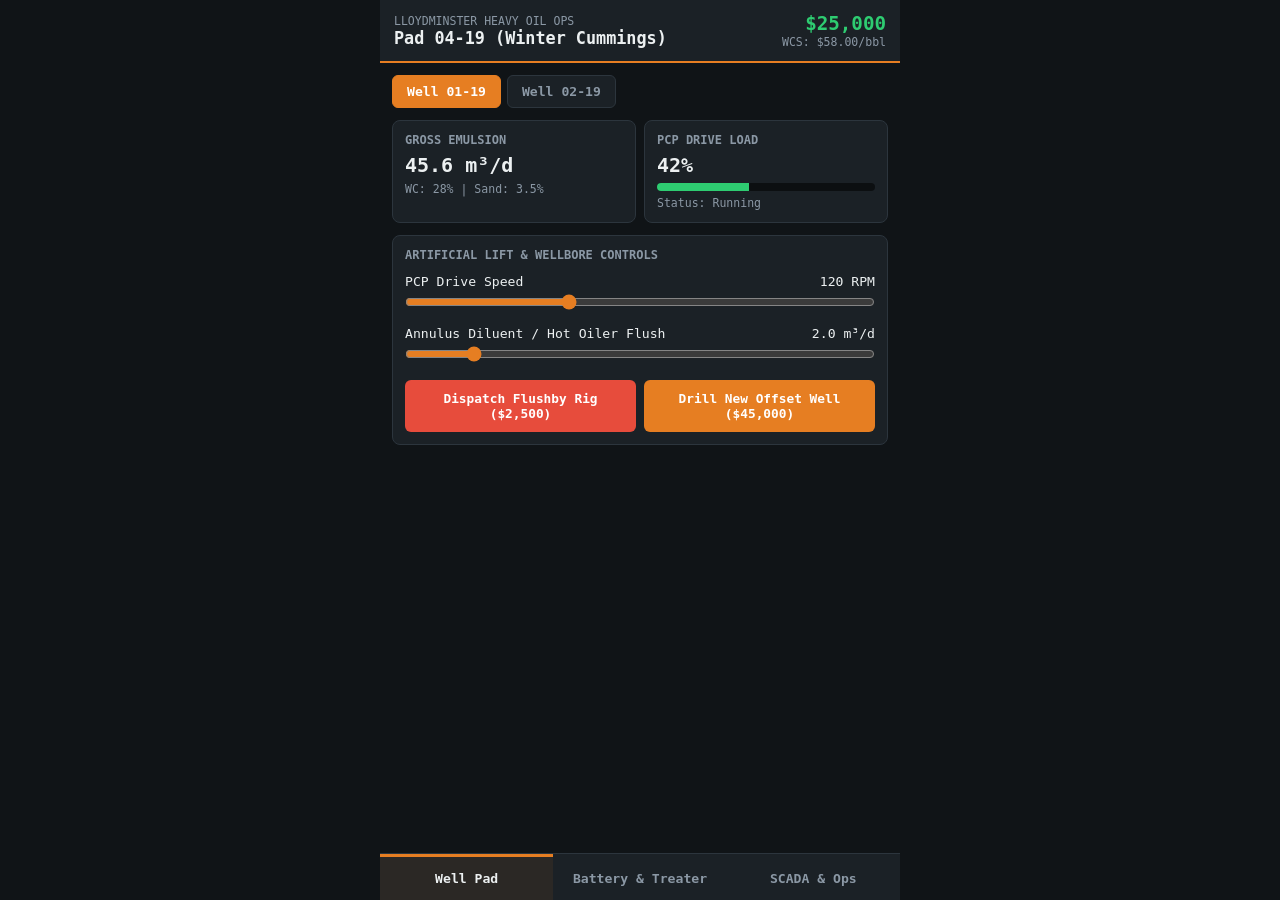
<file: index.html>
<!DOCTYPE html>
<html lang="en">
<head>
    <meta charset="UTF-8">
    <meta name="viewport" content="width=device-width, initial-scale=1.0, maximum-scale=1.0, user-scalable=no">
    <title>Heavy Oil Ops SCADA</title>
    <link rel="manifest" href="manifest.json">
    <link rel="stylesheet" href="styles.css">
</head>
<body>

    <!-- Top Persistent Status Bar -->
    <header class="top-bar">
        <div>
            <div class="sub-label">LLOYDMINSTER HEAVY OIL OPS</div>
            <div class="title-text" id="padTitle">Pad 04-19 (Winter Cummings)</div>
        </div>
        <div class="cash-box">
            <div class="cash-val" id="topCash">$25,000</div>
            <div class="sub-label">WCS: $<span id="wcsPrice">58.00</span>/bbl</div>
        </div>
    </header>

    <!-- Main Scrollable Viewport -->
    <main class="viewport">

        <!-- TAB 1: WELL PAD & PCP CONTROLS -->
        <section id="tab-wells" class="tab-pane active">
            <div class="well-selector" id="wellTabs"></div>

            <div class="stat-grid">
                <div class="card">
                    <h3>Gross Emulsion</h3>
                    <div class="val" id="wellGross">0.0 m³/d</div>
                    <div class="sub">WC: <span id="wellWc">0</span>% | Sand: <span id="wellSand">0</span>%</div>
                </div>
                <div class="card">
                    <h3>PCP Drive Load</h3>
                    <div class="val" id="wellTorque">0%</div>
                    <div class="bar-bg"><div class="bar-fill" id="torqueBar"></div></div>
                    <div class="sub" id="wellStatus">Status: Running</div>
                </div>
            </div>

            <div class="card control-group">
                <h3>Artificial Lift & Wellbore Controls</h3>
                <div class="slider-block">
                    <div class="control-header">
                        <span>PCP Drive Speed</span>
                        <span id="rpmVal">120 RPM</span>
                    </div>
                    <input type="range" id="rpmSlider" min="0" max="350" step="5">
                </div>
                <div class="slider-block">
                    <div class="control-header">
                        <span>Annulus Diluent / Hot Oiler Flush</span>
                        <span id="diluentVal">2.0 m³/d</span>
                    </div>
                    <input type="range" id="diluentSlider" min="0" max="15" step="0.5">
                </div>
                <div class="btn-grid">
                    <button class="danger" id="btnFlushby">Dispatch Flushby Rig ($2,500)</button>
                    <button class="action" id="btnDrillWell">Drill New Offset Well ($45,000)</button>
                </div>
            </div>
        </section>

        <!-- TAB 2: BATTERY & TREATER -->
        <section id="tab-battery" class="tab-pane">
            <div class="stat-grid">
                <div class="card">
                    <h3>Total Pad Inflow</h3>
                    <div class="val" id="batGross">0.0 m³/d</div>
                    <div class="sub">Net Oil: <span id="batNetOil">0.0</span> m³/d</div>
                </div>
                <div class="card">
                    <h3>Treater BS&W</h3>
                    <div class="val" id="bswDisplay">0.35%</div>
                    <div class="sub">Pipeline Spec: &lt; 0.50%</div>
                </div>
                <div class="card">
                    <h3>Sales Oil Tank (T-101)</h3>
                    <div class="val"><span id="oilTank">0.0</span> / 150 m³</div>
                    <div class="bar-bg"><div class="bar-fill green" id="oilTankBar"></div></div>
                    <div class="sub">Ready for LACT / Hauler</div>
                </div>
                <div class="card">
                    <h3>Desander Vessel</h3>
                    <div class="val"><span id="sandTank">0.0</span> / 25 m³</div>
                    <div class="bar-bg"><div class="bar-fill" id="sandTankBar"></div></div>
                    <div class="sub">Produced Water: <span id="waterTank">0.0</span> m³</div>
                </div>
            </div>

            <div class="card control-group">
                <h3>Heater-Treater & Chemical Dosing</h3>
                <div class="slider-block">
                    <div class="control-header">
                        <span>Treater Firetube Setpoint</span>
                        <span id="tempVal">68 °C</span>
                    </div>
                    <input type="range" id="tempSlider" min="40" max="95" step="1">
                </div>
                <div class="slider-block">
                    <div class="control-header">
                        <span>Demulsifier Injection Rate</span>
                        <span id="chemVal">150 ppm</span>
                    </div>
                    <input type="range" id="chemSlider" min="0" max="500" step="25">
                </div>
                <div class="btn-grid">
                    <button class="action" id="btnShipOil">Book Crude Hauler</button>
                    <button id="btnVacTruck">Vac Truck Desand ($800)</button>
                </div>
            </div>
        </section>

        <!-- TAB 3: SCADA LOGS & SAVE SYSTEM -->
        <section id="tab-ops" class="tab-pane">
            <div class="card control-group">
                <h3>Field Economics & Save State</h3>
                <div class="sub" style="margin-bottom: 10px;">
                    Sim Time Elapsed: <span id="simHours">0</span> hrs | Auto-saved: <span id="lastSaveTime">Just now</span>
                </div>
                <div class="btn-grid">
                    <button id="btnForceSave">Force Manual Save</button>
                    <button class="danger" id="btnResetGame">Hard Reset Field</button>
                </div>
            </div>

            <div class="card">
                <h3>SCADA Alarm & Event Historian</h3>
                <div class="log-box" id="scadaLog"></div>
            </div>
        </section>

    </main>

    <!-- Bottom Tab Navigation -->
    <nav class="bottom-nav">
        <button class="nav-btn active" data-target="tab-wells">Well Pad</button>
        <button class="nav-btn" data-target="tab-battery">Battery & Treater</button>
        <button class="nav-btn" data-target="tab-ops">SCADA & Ops</button>
    </nav>

    <script src="state.js"></script>
    <script src="simulation.js"></script>
    <script src="app.js"></script>
</body>
</html>
</file>
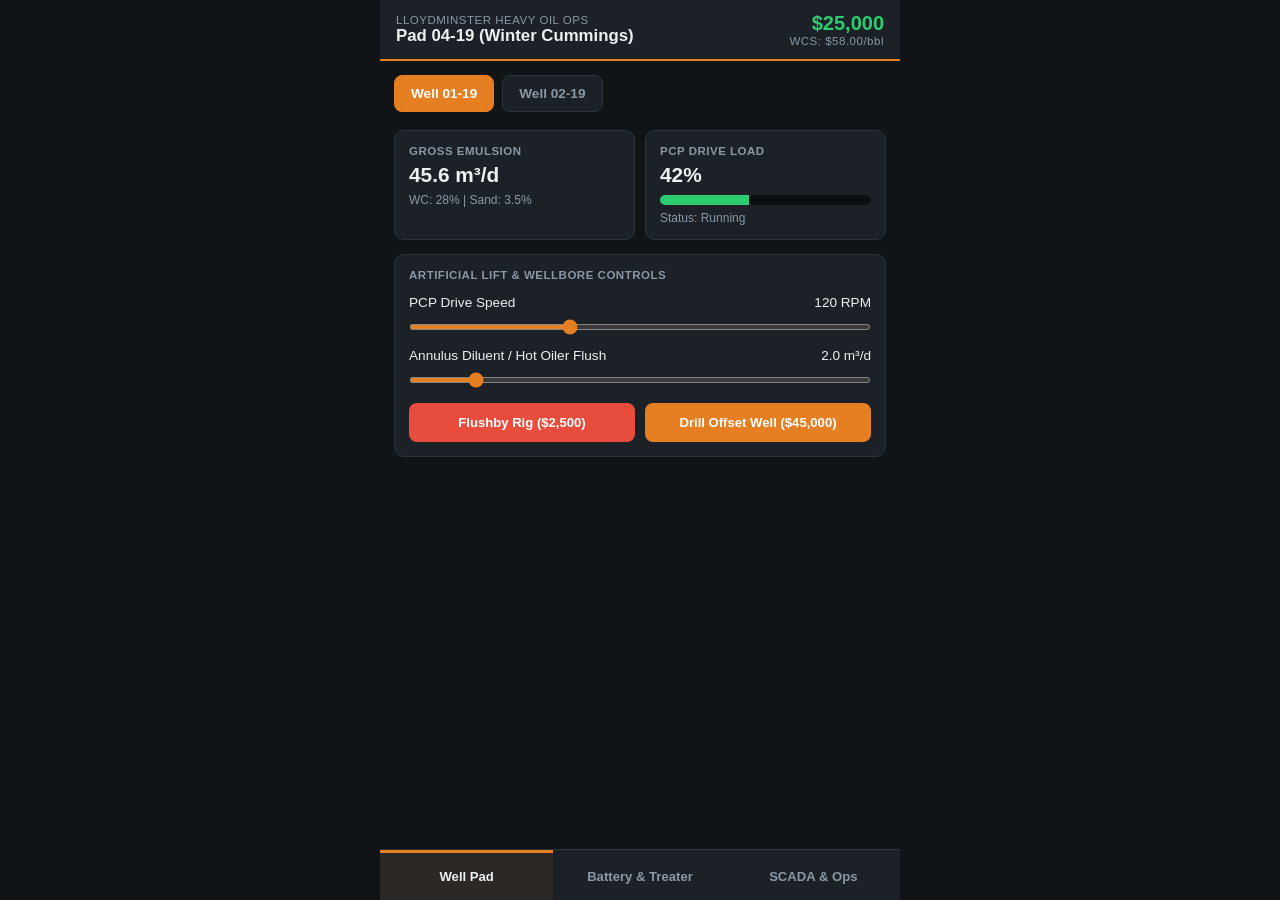
<file: mobile.html>
<!DOCTYPE html>
<html lang="en">
<head>
    <meta charset="UTF-8">
    <meta name="viewport" content="width=device-width, initial-scale=1.0, maximum-scale=1.0, user-scalable=no">
    <title>Heavy Oil Ops SCADA</title>
    <link rel="manifest" href="manifest.json">
    <style>
        :root {
            --bg: #101417;
            --panel: #1b2126;
            --border: #2c353d;
            --accent: #e67e22;
            --green: #2ecc71;
            --red: #e74c3c;
            --text: #ecf0f1;
            --muted: #8b98a5;
        }

        * {
            box-sizing: border-box;
            margin: 0;
            padding: 0;
            font-family: -apple-system, BlinkMacSystemFont, "Segoe UI", Roboto, Helvetica, Arial, sans-serif;
            user-select: none;
            -webkit-tap-highlight-color: transparent;
        }

        body {
            background: var(--bg);
            color: var(--text);
            display: flex;
            flex-direction: column;
            height: 100vh;
            max-width: 520px;
            margin: 0 auto;
            overflow: hidden;
        }

        .top-bar {
            display: flex;
            justify-content: space-between;
            align-items: center;
            background: var(--panel);
            padding: 12px 16px;
            border-bottom: 2px solid var(--accent);
            flex-shrink: 0;
        }

        .title-text { font-size: 1.05rem; font-weight: bold; }
        .sub-label { font-size: 0.72rem; color: var(--muted); letter-spacing: 0.5px; }
        .cash-box { text-align: right; }
        .cash-val { font-size: 1.25rem; font-weight: bold; color: var(--green); }

        .viewport {
            flex: 1;
            overflow-y: auto;
            padding: 14px;
            padding-bottom: 30px;
        }

        .tab-pane { display: none; }
        .tab-pane.active { display: block; }

        .well-selector {
            display: flex;
            gap: 8px;
            margin-bottom: 14px;
            overflow-x: auto;
            padding-bottom: 4px;
        }

        .well-tab {
            background: var(--panel);
            border: 1px solid var(--border);
            color: var(--muted);
            padding: 10px 16px;
            border-radius: 8px;
            font-size: 0.85rem;
            font-weight: bold;
            cursor: pointer;
            white-space: nowrap;
            flex-shrink: 0;
        }

        .well-tab.active {
            background: var(--accent);
            color: #fff;
            border-color: var(--accent);
        }

        .well-tab.tripped {
            border-color: var(--red);
            color: var(--red);
        }

        .stat-grid {
            display: grid;
            grid-template-columns: repeat(2, 1fr);
            gap: 10px;
            margin-bottom: 14px;
        }

        .card {
            background: var(--panel);
            padding: 14px;
            border-radius: 10px;
            border: 1px solid var(--border);
            margin-bottom: 12px;
        }

        .stat-grid .card { margin-bottom: 0; }
        .card h3 { font-size: 0.72rem; color: var(--muted); text-transform: uppercase; letter-spacing: 0.5px; margin-bottom: 6px; }
        .val { font-size: 1.3rem; font-weight: bold; }
        .sub { font-size: 0.75rem; color: var(--muted); margin-top: 6px; }

        .control-group { margin-top: 4px; }
        .slider-block { margin-top: 14px; }
        .control-header { display: flex; justify-content: space-between; font-size: 0.85rem; margin-bottom: 6px; font-weight: 500; }
        
        input[type=range] {
            width: 100%;
            height: 6px;
            background: #0c0f11;
            border-radius: 3px;
            outline: none;
            accent-color: var(--accent);
        }

        .btn-grid {
            display: grid;
            grid-template-columns: 1fr 1fr;
            gap: 10px;
            margin-top: 16px;
        }

        button {
            background: #2c3e50;
            color: white;
            border: none;
            padding: 12px 10px;
            border-radius: 8px;
            font-weight: bold;
            font-size: 0.82rem;
            cursor: pointer;
            transition: transform 0.1s;
        }

        button:active { transform: scale(0.97); }
        button.action { background: var(--accent); }
        button.danger { background: var(--red); }

        .bar-bg { width: 100%; height: 10px; background: #0c0f11; border-radius: 5px; overflow: hidden; margin-top: 8px; }
        .bar-fill { height: 100%; background: var(--accent); width: 0%; transition: width 0.25s ease; }
        .bar-fill.green { background: var(--green); }

        .log-box {
            background: #0b0e10;
            padding: 12px;
            border-radius: 8px;
            height: 280px;
            overflow-y: auto;
            font-size: 0.78rem;
            border: 1px solid var(--border);
            color: #bdc3c7;
        }

        .log-entry { margin-bottom: 6px; line-height: 1.4; font-family: monospace; }
        .warn { color: #f39c12; }
        .crit { color: var(--red); font-weight: bold; }

        .bottom-nav {
            display: grid;
            grid-template-columns: repeat(3, 1fr);
            background: var(--panel);
            border-top: 1px solid var(--border);
            flex-shrink: 0;
            padding-bottom: env(safe-area-inset-bottom);
        }

        .nav-btn {
            background: transparent;
            border-radius: 0;
            padding: 16px 0;
            color: var(--muted);
            font-size: 0.82rem;
            border-top: 3px solid transparent;
        }

        .nav-btn.active {
            color: var(--text);
            border-top-color: var(--accent);
            background: rgba(230, 126, 34, 0.08);
        }
    </style>
</head>
<body>

    <!-- Top Persistent Status Bar -->
    <header class="top-bar">
        <div>
            <div class="sub-label">LLOYDMINSTER HEAVY OIL OPS</div>
            <div class="title-text">Pad 04-19 (Winter Cummings)</div>
        </div>
        <div class="cash-box">
            <div class="cash-val" id="topCash">$25,000</div>
            <div class="sub-label">WCS: $<span id="wcsPrice">58.00</span>/bbl</div>
        </div>
    </header>

    <!-- Main Scrollable Viewport -->
    <main class="viewport">

        <!-- TAB 1: WELL PAD & PCP CONTROLS -->
        <section id="tab-wells" class="tab-pane active">
            <div class="well-selector" id="wellTabs"></div>

            <div class="stat-grid">
                <div class="card">
                    <h3>Gross Emulsion</h3>
                    <div class="val" id="wellGross">0.0 m³/d</div>
                    <div class="sub">WC: <span id="wellWc">0</span>% | Sand: <span id="wellSand">0</span>%</div>
                </div>
                <div class="card">
                    <h3>PCP Drive Load</h3>
                    <div class="val" id="wellTorque">0%</div>
                    <div class="bar-bg"><div class="bar-fill" id="torqueBar"></div></div>
                    <div class="sub" id="wellStatus">Status: Running</div>
                </div>
            </div>

            <div class="card control-group">
                <h3>Artificial Lift & Wellbore Controls</h3>
                <div class="slider-block">
                    <div class="control-header">
                        <span>PCP Drive Speed</span>
                        <span id="rpmVal">120 RPM</span>
                    </div>
                    <input type="range" id="rpmSlider" min="0" max="350" step="5" value="120">
                </div>
                <div class="slider-block">
                    <div class="control-header">
                        <span>Annulus Diluent / Hot Oiler Flush</span>
                        <span id="diluentVal">2.0 m³/d</span>
                    </div>
                    <input type="range" id="diluentSlider" min="0" max="15" step="0.5" value="2.0">
                </div>
                <div class="btn-grid">
                    <button class="danger" id="btnFlushby">Flushby Rig ($2,500)</button>
                    <button class="action" id="btnDrillWell">Drill Offset Well ($45,000)</button>
                </div>
            </div>
        </section>

        <!-- TAB 2: BATTERY & TREATER -->
        <section id="tab-battery" class="tab-pane">
            <div class="stat-grid">
                <div class="card">
                    <h3>Total Pad Inflow</h3>
                    <div class="val" id="batGross">0.0 m³/d</div>
                    <div class="sub">Net Oil: <span id="batNetOil">0.0</span> m³/d</div>
                </div>
                <div class="card">
                    <h3>Treater BS&W</h3>
                    <div class="val" id="bswDisplay">0.35%</div>
                    <div class="sub">Pipeline Spec: &lt; 0.50%</div>
                </div>
                <div class="card">
                    <h3>Sales Oil Tank (T-101)</h3>
                    <div class="val"><span id="oilTank">0.0</span> / 150 m³</div>
                    <div class="bar-bg"><div class="bar-fill green" id="oilTankBar"></div></div>
                    <div class="sub">Ready for LACT / Hauler</div>
                </div>
                <div class="card">
                    <h3>Desander Vessel</h3>
                    <div class="val"><span id="sandTank">0.0</span> / 25 m³</div>
                    <div class="bar-bg"><div class="bar-fill" id="sandTankBar"></div></div>
                    <div class="sub">Produced Water: <span id="waterTank">0.0</span> m³</div>
                </div>
            </div>

            <div class="card control-group">
                <h3>Heater-Treater & Chemical Dosing</h3>
                <div class="slider-block">
                    <div class="control-header">
                        <span>Treater Firetube Setpoint</span>
                        <span id="tempVal">68 °C</span>
                    </div>
                    <input type="range" id="tempSlider" min="40" max="95" step="1" value="68">
                </div>
                <div class="slider-block">
                    <div class="control-header">
                        <span>Demulsifier Injection Rate</span>
                        <span id="chemVal">150 ppm</span>
                    </div>
                    <input type="range" id="chemSlider" min="0" max="500" step="25" value="150">
                </div>
                <div class="btn-grid">
                    <button class="action" id="btnShipOil">Book Crude Hauler</button>
                    <button id="btnVacTruck">Vac Truck Desand ($800)</button>
                </div>
            </div>
        </section>

        <!-- TAB 3: SCADA LOGS & SAVE SYSTEM -->
        <section id="tab-ops" class="tab-pane">
            <div class="card control-group">
                <h3>Field Economics & Save State</h3>
                <div class="sub" style="margin-bottom: 12px;">
                    Sim Time Elapsed: <span id="simHours">0</span> hrs | Auto-saved: <span id="lastSaveTime">Just now</span>
                </div>
                <div class="btn-grid">
                    <button id="btnForceSave">Force Manual Save</button>
                    <button class="danger" id="btnResetGame">Hard Reset Field</button>
                </div>
            </div>

            <div class="card">
                <h3>SCADA Alarm & Event Historian</h3>
                <div class="log-box" id="scadaLog"></div>
            </div>
        </section>

    </main>

    <!-- Bottom Tab Navigation -->
    <nav class="bottom-nav">
        <button class="nav-btn active" data-target="tab-wells">Well Pad</button>
        <button class="nav-btn" data-target="tab-battery">Battery & Treater</button>
        <button class="nav-btn" data-target="tab-ops">SCADA & Ops</button>
    </nav>

    <script>
        const SAVE_KEY = 'heavy_oil_sim_save_v2';

        function createDefaultState() {
            return {
                cash: 25000,
                wcsPrice: 58.0,
                simHours: 0,
                selectedWellIndex: 0,
                lastSavedAt: Date.now(),
                battery: {
                    treaterTemp: 68,
                    chemPpm: 150,
                    oilTank: 12.0,
                    sandTank: 1.2,
                    waterTank: 4.5,
                    bsw: 0.35
                },
                wells: [
                    {
                        id: '01-19',
                        rpm: 120,
                        diluent: 2.0,
                        waterCut: 28,
                        sandCut: 3.5,
                        torque: 42,
                        sandedOff: false,
                        grossDaily: 45.6
                    },
                    {
                        id: '02-19',
                        rpm: 95,
                        diluent: 1.5,
                        waterCut: 34,
                        sandCut: 2.8,
                        torque: 36,
                        sandedOff: false,
                        grossDaily: 36.1
                    }
                ],
                logs: [
                    { time: '00:00:00', msg: 'SCADA Historian initialized. Pad 04-19 online.', type: '' }
                ]
            };
        }

        let gameState = createDefaultState();

        function saveGame() {
            try {
                gameState.lastSavedAt = Date.now();
                localStorage.setItem(SAVE_KEY, JSON.stringify(gameState));
                const el = document.getElementById('lastSaveTime');
                if (el) el.innerText = new Date().toLocaleTimeString([], { hour12: false });
            } catch (e) {
                console.error('Save failed:', e);
            }
        }

        function loadGame() {
            try {
                const raw = localStorage.getItem(SAVE_KEY);
                if (!raw) return;
                const parsed = JSON.parse(raw);
                gameState = Object.assign(createDefaultState(), parsed);
            } catch (e) {
                console.error('Load failed:', e);
                gameState = createDefaultState();
            }
        }

        function addLog(msg, type = '') {
            const time = new Date().toLocaleTimeString([], { hour12: false });
            gameState.logs.unshift({ time, msg, type });
            if (gameState.logs.length > 50) gameState.logs.pop();
        }

        function stepSimulationHour() {
            gameState.simHours += 1;
            let totalGrossDaily = 0;
            let totalNetOilDaily = 0;
            let totalSandDaily = 0;
            let totalWaterDaily = 0;
            let hourlyOpex = 0;

            gameState.wells.forEach((well) => {
                let sandInflux = (well.rpm / 100) * 2.2 + (Math.random() * 1.4);
                well.sandCut = well.rpm > 0 ? Math.min(18, Math.max(0.5, sandInflux)) : 0;

                let viscosityFactor = Math.max(0.4, 1.3 - (well.diluent * 0.07));
                let targetTorque = (well.rpm * 0.28 * viscosityFactor) + (well.sandCut * 3.2);

                if (!well.sandedOff) {
                    well.torque = well.rpm === 0 ? 0 : Math.min(105, Math.max(10, targetTorque + (Math.random() * 4 - 2)));
                    if (well.torque >= 98) {
                        well.sandedOff = true;
                        well.rpm = 0;
                        if (well === gameState.wells[gameState.selectedWellIndex]) {
                            document.getElementById('rpmSlider').value = 0;
                            document.getElementById('rpmVal').innerText = '0 RPM';
                        }
                        addLog(`HIGH TORQUE TRIP on Well ${well.id}! PCP sanded off.`, 'crit');
                    }
                } else {
                    well.torque = 100;
                }

                let wormholeFactor = well.sandCut > 2.0 ? 1.08 : 1.0;
                well.grossDaily = well.sandedOff ? 0 : (well.rpm * 0.38 * wormholeFactor);

                let netOil = well.grossDaily * (1 - (well.waterCut / 100)) * (1 - (well.sandCut / 100));
                let sandVol = well.grossDaily * (well.sandCut / 100);
                let waterVol = well.grossDaily * (well.waterCut / 100);

                totalGrossDaily += well.grossDaily;
                totalNetOilDaily += netOil;
                totalSandDaily += sandVol;
                totalWaterDaily += waterVol;

                hourlyOpex += (well.diluent * 7.5) + (well.rpm * 0.04);
            });

            const bat = gameState.battery;
            if (bat.oilTank < 150 && bat.sandTank < 25) {
                bat.oilTank = Math.min(150, bat.oilTank + (totalNetOilDaily / 24));
                bat.sandTank = Math.min(25, bat.sandTank + (totalSandDaily / 24));
                bat.waterTank += (totalWaterDaily / 24);
            } else {
                let trippedAny = false;
                gameState.wells.forEach(w => {
                    if (w.rpm > 0) { w.rpm = 0; trippedAny = true; }
                });
                if (trippedAny) {
                    addLog('BATTERY HIGH LEVEL ESD! All wellhead drives shut in.', 'crit');
                }
            }

            let tempEff = (bat.treaterTemp - 40) * 0.015;
            let chemEff = bat.chemPpm * 0.002;
            let rawBsw = 1.65 - tempEff - chemEff + (totalGrossDaily * 0.0025);
            bat.bsw = Math.max(0.12, rawBsw);

            hourlyOpex += (bat.chemPpm * 0.08) + ((bat.treaterTemp - 40) * 0.25);
            gameState.cash -= Math.round(hourlyOpex);

            if (gameState.simHours % 12 === 0) {
                let drift = (Math.random() - 0.49) * 1.2;
                gameState.wcsPrice = Math.min(78, Math.max(38, gameState.wcsPrice + drift));
            }

            if (gameState.simHours % 4 === 0) saveGame();

            return { totalGrossDaily, totalNetOilDaily };
        }

        document.addEventListener('DOMContentLoaded', () => {
            loadGame();
            setupTabs();
            setupControls();
            renderWellTabs();
            syncSliders();
            updateUI();

            setInterval(() => {
                const totals = stepSimulationHour();
                updateUI(totals);
            }, 1500);
        });

        function setupTabs() {
            document.querySelectorAll('.nav-btn').forEach(btn => {
                btn.addEventListener('click', () => {
                    document.querySelectorAll('.nav-btn').forEach(b => b.classList.remove('active'));
                    document.querySelectorAll('.tab-pane').forEach(p => p.classList.remove('active'));
                    btn.classList.add('active');
                    document.getElementById(btn.dataset.target).classList.add('active');
                });
            });
        }

        function renderWellTabs() {
            const container = document.getElementById('wellTabs');
            container.innerHTML = '';
            gameState.wells.forEach((well, idx) => {
                const btn = document.createElement('button');
                btn.className = 'well-tab' +
                    (idx === gameState.selectedWellIndex ? ' active' : '') +
                    (well.sandedOff ? ' tripped' : '');
                btn.innerText = `Well ${well.id}`;
                btn.onclick = () => {
                    gameState.selectedWellIndex = idx;
                    renderWellTabs();
                    syncSliders();
                    updateUI();
                };
                container.appendChild(btn);
            });
        }
function syncSliders() {
            const well = gameState.wells[gameState.selectedWellIndex];
            if (!well) return;
            document.getElementById('rpmSlider').value = well.rpm;
            document.getElementById('rpmVal').innerText = `${well.rpm} RPM`;
            document.getElementById('diluentSlider').value = well.diluent;
            document.getElementById('diluentVal').innerText = `${well.diluent.toFixed(1)} m³/d`;

            document.getElementById('tempSlider').value = gameState.battery.treaterTemp;
            document.getElementById('tempVal').innerText = `${gameState.battery.treaterTemp} °C`;
            document.getElementById('chemSlider').value = gameState.battery.chemPpm;
            document.getElementById('chemVal').innerText = `${gameState.battery.chemPpm} ppm`;
        }

        function setupControls() {
            document.getElementById('rpmSlider').oninput = (e) => {
                const well = gameState.wells[gameState.selectedWellIndex];
                if (well.sandedOff) return;
                well.rpm = parseFloat(e.target.value);
                document.getElementById('rpmVal').innerText = `${well.rpm} RPM`;
            };

            document.getElementById('diluentSlider').oninput = (e) => {
                const well = gameState.wells[gameState.selectedWellIndex];
                well.diluent = parseFloat(e.target.value);
                document.getElementById('diluentVal').innerText = `${well.diluent.toFixed(1)} m³/d`;
            };

            document.getElementById('tempSlider').oninput = (e) => {
                gameState.battery.treaterTemp = parseFloat(e.target.value);
                document.getElementById('tempVal').innerText = `${gameState.battery.treaterTemp} °C`;
            };

            document.getElementById('chemSlider').oninput = (e) => {
                gameState.battery.chemPpm = parseFloat(e.target.value);
                document.getElementById('chemVal').innerText = `${gameState.battery.chemPpm} ppm`;
            };

            document.getElementById('btnFlushby').onclick = () => {
                const well = gameState.wells[gameState.selectedWellIndex];
                if (!well.sandedOff) { addLog(`Well ${well.id} PCP pump is turning freely.`, 'warn'); updateUI(); return; }
                if (gameState.cash < 2500) { addLog('Insufficient funds for flushby rig ($2,500).', 'crit'); updateUI(); return; }
                gameState.cash -= 2500;
                well.sandedOff = false;
                well.torque = 35;
                well.rpm = 85;
                syncSliders();
                renderWellTabs();
                addLog(`Flushby cleared sand bridge on Well ${well.id}. Back online at 85 RPM.`, 'warn');
                saveGame();
                updateUI();
            };

            document.getElementById('btnDrillWell').onclick = () => {
                if (gameState.cash < 45000) {
                    addLog('Need $45,000 capital to drill a new offset well.', 'warn');
                    updateUI();
                    return;
                }
                gameState.cash -= 45000;
                const nextNum = String(gameState.wells.length + 1).padStart(2, '0');
                gameState.wells.push({
                    id: `${nextNum}-19`,
                    rpm: 100,
                    diluent: 2.0,
                    waterCut: 24 + Math.floor(Math.random() * 10),
                    sandCut: 3.0,
                    torque: 40,
                    sandedOff: false,
                    grossDaily: 38.0
                });
                gameState.selectedWellIndex = gameState.wells.length - 1;
                addLog(`Drilled and completed new PCP Well ${nextNum}-19! (-$45,000)`, '');
                renderWellTabs();
                syncSliders();
                saveGame();
                updateUI();
            };

            document.getElementById('btnShipOil').onclick = () => {
                const bat = gameState.battery;
                if (bat.oilTank < 15) {
                    addLog('Minimum 15 m³ required to book crude hauler.', 'warn');
                    updateUI();
                    return;
                }
                if (bat.bsw > 0.5) {
                    gameState.cash -= 1200;
                    addLog(`LOAD REJECTED at terminal! BS&W ${bat.bsw.toFixed(2)}% > 0.50%. Charged $1,200 penalty.`, 'crit');
                    updateUI();
                    return;
                }
                const bbls = bat.oilTank * 6.2898;
                const rev = Math.round(bbls * gameState.wcsPrice);
                gameState.cash += rev;
                addLog(`Shipped ${bat.oilTank.toFixed(1)} m³ clean oil. Revenue: +$${rev.toLocaleString()}`);
                bat.oilTank = 0;
                saveGame();
                updateUI();
            };

            document.getElementById('btnVacTruck').onclick = () => {
                if (gameState.cash < 800) { addLog('Insufficient funds for vac truck ($800).', 'warn'); updateUI(); return; }
                gameState.cash -= 800;
                gameState.battery.sandTank = 0;
                addLog('Vac truck cleaned out desander vessel (-$800).');
                saveGame();
                updateUI();
            };

            document.getElementById('btnForceSave').onclick = () => {
                saveGame();
                addLog('Manual save checkpoint stored.');
                updateUI();
            };

            document.getElementById('btnResetGame').onclick = () => {
                if (confirm('Reset field progress back to initial state?')) {
                    localStorage.removeItem(SAVE_KEY);
                    gameState = createDefaultState();
                    renderWellTabs();
                    syncSliders();
                    addLog('Field reset to commissioning parameters.', 'warn');
                    updateUI();
                }
            };
        }

        function updateUI(totals = null) {
            document.getElementById('topCash').innerText = '$' + gameState.cash.toLocaleString();
            document.getElementById('wcsPrice').innerText = gameState.wcsPrice.toFixed(2);
            document.getElementById('simHours').innerText = gameState.simHours;

            const well = gameState.wells[gameState.selectedWellIndex];
            if (well) {
                document.getElementById('wellGross').innerText = `${well.grossDaily.toFixed(1)} m³/d`;
                document.getElementById('wellWc').innerText = well.waterCut.toFixed(0);
                document.getElementById('wellSand').innerText = well.sandCut.toFixed(1);
                document.getElementById('wellTorque').innerText = `${well.torque.toFixed(0)}%`;

                const tBar = document.getElementById('torqueBar');
                tBar.style.width = `${Math.min(100, well.torque)}%`;
                tBar.style.background = well.torque > 80 ? 'var(--red)' : (well.torque > 60 ? 'var(--accent)' : 'var(--green)');

                const statusEl = document.getElementById('wellStatus');
                statusEl.innerText = well.sandedOff ? 'STATUS: SANDED OFF (TRIP)' : 'Status: Running';
                statusEl.style.color = well.sandedOff ? 'var(--red)' : 'var(--muted)';
            }

            const bat = gameState.battery;
            const padGross = totals ? totals.totalGrossDaily : gameState.wells.reduce((s, w) => s + w.grossDaily, 0);
            const padNet = totals ? totals.totalNetOilDaily : padGross * 0.7;

            document.getElementById('batGross').innerText = `${padGross.toFixed(1)} m³/d`;
            document.getElementById('batNetOil').innerText = padNet.toFixed(1);
            document.getElementById('bswDisplay').innerText = `${bat.bsw.toFixed(2)}%`;
            document.getElementById('bswDisplay').style.color = bat.bsw > 0.5 ? 'var(--red)' : 'var(--green)';

            document.getElementById('oilTank').innerText = bat.oilTank.toFixed(1);
            document.getElementById('oilTankBar').style.width = `${(bat.oilTank / 150) * 100}%`;
            document.getElementById('sandTank').innerText = bat.sandTank.toFixed(1);
            document.getElementById('sandTankBar').style.width = `${(bat.sandTank / 25) * 100}%`;
            document.getElementById('waterTank').innerText = bat.waterTank.toFixed(1);

            const logEl = document.getElementById('scadaLog');
            logEl.innerHTML = gameState.logs.map(l =>
                `<div class="log-entry ${l.type}">[${l.time}] ${l.msg}</div>`
            ).join('');
        }
    </script>
</body>
</html>
</file>
<file: styles.css>
:root {
    --bg: #101417;
    --panel: #1b2126;
    --border: #2c353d;
    --accent: #e67e22;
    --green: #2ecc71;
    --red: #e74c3c;
    --text: #ecf0f1;
    --muted: #8b98a5;
}

* {
    box-sizing: border-box;
    margin: 0;
    padding: 0;
    font-family: 'Segoe UI', Roboto, monospace;
    user-select: none;
    -webkit-tap-highlight-color: transparent;
}

body {
    background: var(--bg);
    color: var(--text);
    display: flex;
    flex-direction: column;
    height: 100vh;
    max-width: 520px;
    margin: 0 auto;
    overflow: hidden;
}

.top-bar {
    display: flex;
    justify-content: space-between;
    align-items: center;
    background: var(--panel);
    padding: 12px 14px;
    border-bottom: 2px solid var(--accent);
    flex-shrink: 0;
}

.title-text { font-size: 1.05rem; font-weight: bold; }
.sub-label { font-size: 0.72rem; color: var(--muted); }
.cash-box { text-align: right; }
.cash-val { font-size: 1.2rem; font-weight: bold; color: var(--green); }

.viewport {
    flex: 1;
    overflow-y: auto;
    padding: 12px;
}

.tab-pane { display: none; }
.tab-pane.active { display: block; }

.well-selector {
    display: flex;
    gap: 6px;
    margin-bottom: 12px;
    overflow-x: auto;
}

.well-tab {
    background: var(--panel);
    border: 1px solid var(--border);
    color: var(--muted);
    padding: 8px 14px;
    border-radius: 6px;
    font-size: 0.82rem;
    font-weight: bold;
    cursor: pointer;
}

.well-tab.active {
    background: var(--accent);
    color: #fff;
    border-color: var(--accent);
}

.well-tab.tripped {
    border-color: var(--red);
    color: var(--red);
}

.stat-grid {
    display: grid;
    grid-template-columns: repeat(2, 1fr);
    gap: 8px;
    margin-bottom: 12px;
}

.card {
    background: var(--panel);
    padding: 12px;
    border-radius: 8px;
    border: 1px solid var(--border);
    margin-bottom: 10px;
}

.stat-grid .card { margin-bottom: 0; }
.card h3 { font-size: 0.75rem; color: var(--muted); text-transform: uppercase; margin-bottom: 6px; }
.val { font-size: 1.25rem; font-weight: bold; }
.sub { font-size: 0.72rem; color: var(--muted); margin-top: 5px; }

.slider-block { margin-top: 12px; }
.control-header { display: flex; justify-content: space-between; font-size: 0.82rem; margin-bottom: 5px; }
input[type=range] { width: 100%; accent-color: var(--accent); }

.btn-grid {
    display: grid;
    grid-template-columns: 1fr 1fr;
    gap: 8px;
    margin-top: 14px;
}

button {
    background: #2c3e50;
    color: white;
    border: none;
    padding: 11px 8px;
    border-radius: 6px;
    font-weight: bold;
    font-size: 0.8rem;
    cursor: pointer;
}

button:active { transform: scale(0.98); }
button.action { background: var(--accent); }
button.danger { background: var(--red); }

.bar-bg { width: 100%; height: 8px; background: #0c0f11; border-radius: 4px; overflow: hidden; margin-top: 6px; }
.bar-fill { height: 100%; background: var(--accent); width: 0%; transition: width 0.25s; }
.bar-fill.green { background: var(--green); }

.log-box {
    background: #0b0e10;
    padding: 10px;
    border-radius: 6px;
    height: 260px;
    overflow-y: auto;
    font-size: 0.75rem;
    border: 1px solid var(--border);
    color: #bdc3c7;
}

.log-entry { margin-bottom: 5px; line-height: 1.35; }
.warn { color: #f39c12; }
.crit { color: var(--red); font-weight: bold; }

.bottom-nav {
    display: grid;
    grid-template-columns: repeat(3, 1fr);
    background: var(--panel);
    border-top: 1px solid var(--border);
    flex-shrink: 0;
}

.nav-btn {
    background: transparent;
    border-radius: 0;
    padding: 14px 0;
    color: var(--muted);
    font-size: 0.82rem;
    border-top: 3px solid transparent;
}

.nav-btn.active {
    color: var(--text);
    border-top-color: var(--accent);
    background: rgba(230, 126, 34, 0.08);
}
</file>
